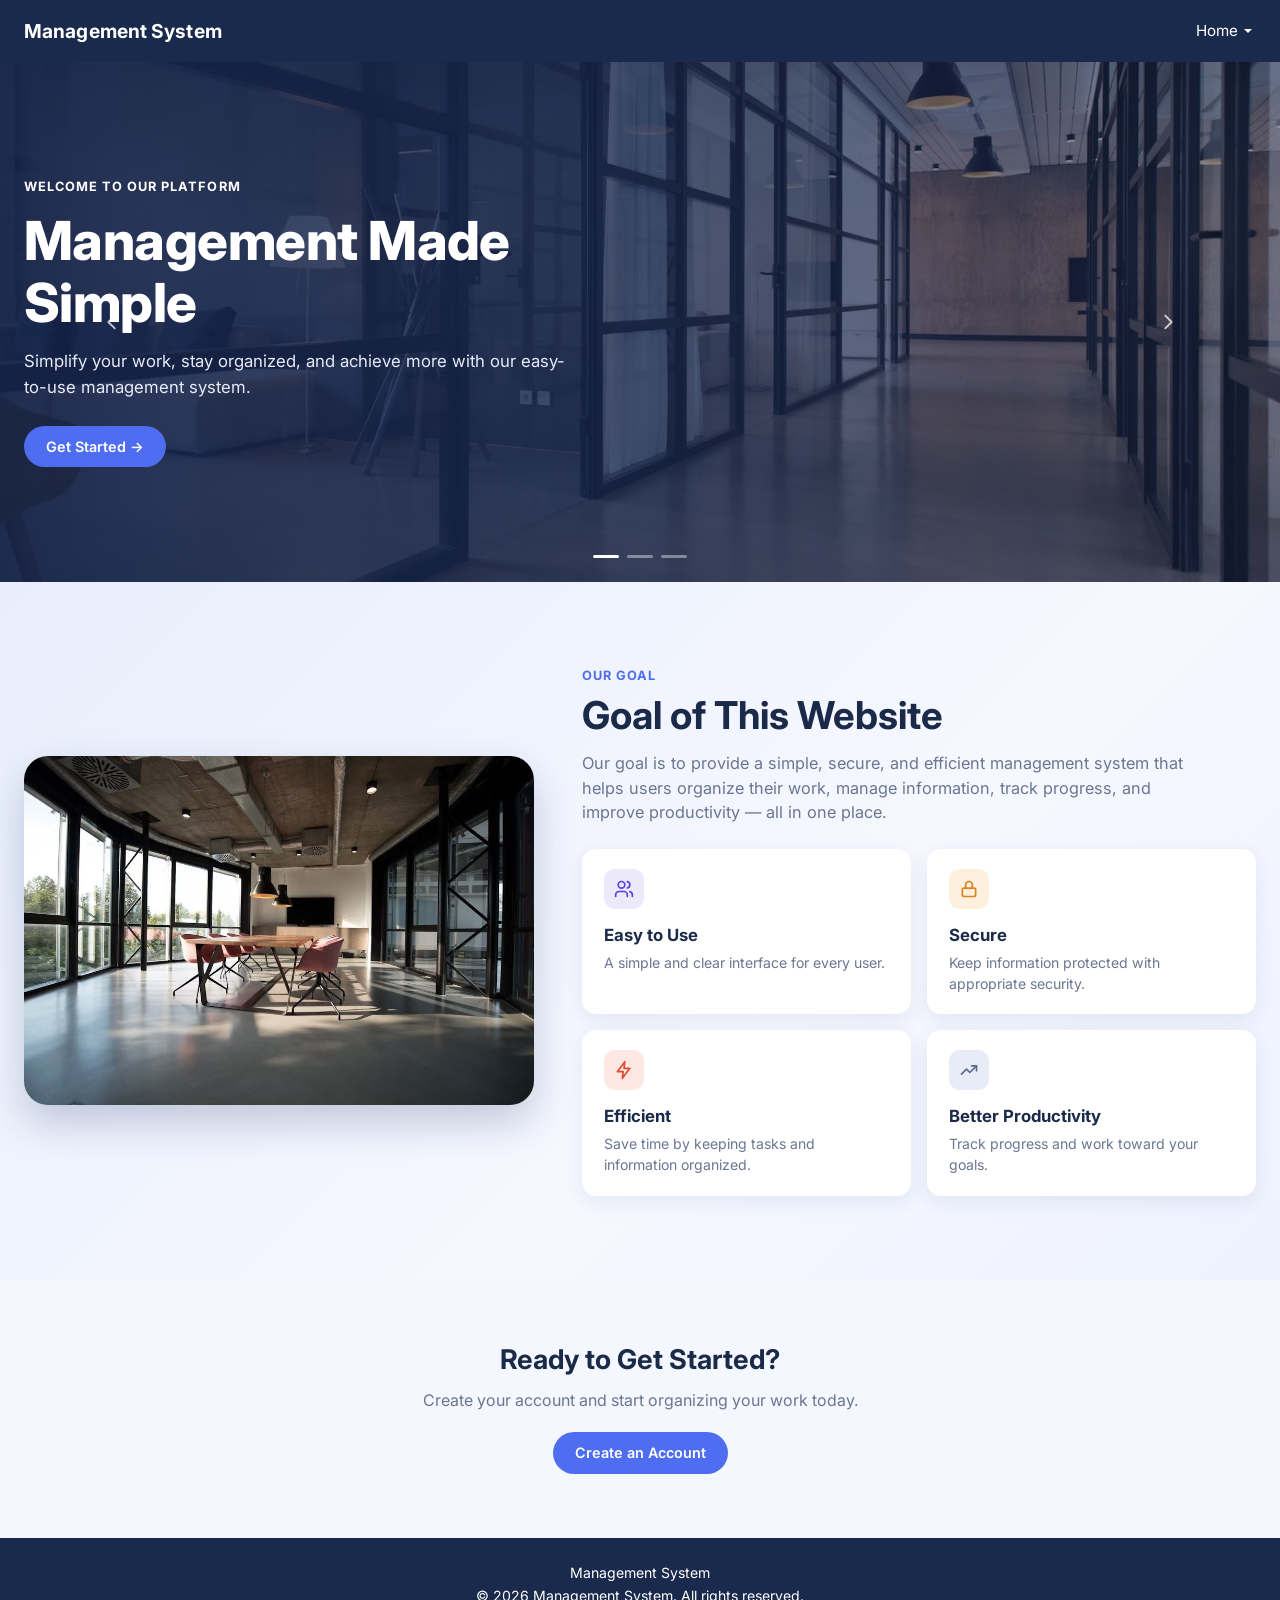
<file: index.html>
<!DOCTYPE html>
<html lang="en">
<head>
  <meta charset="UTF-8">
  <meta name="viewport" content="width=device-width, initial-scale=1">
  <title>Management System</title>
  <link rel="preconnect" href="https://fonts.googleapis.com">
  <link rel="preconnect" href="https://fonts.gstatic.com" crossorigin>
  <link href="https://fonts.googleapis.com/css2?family=Inter:wght@400;500;600;700;800&display=swap" rel="stylesheet">
  <link rel="stylesheet" href="css/style.css">
</head>
<body>

  <header class="site-header">
    <div class="container">
      <a class="brand" href="index.html">Management System</a>
      <nav class="menu" aria-label="Main">
        <button class="menu-toggle" type="button" aria-haspopup="true" aria-expanded="false">Home</button>
        <ul class="menu-list">
          <li><a href="index.html" aria-current="page">Home</a></li>
          <li><a href="home.html">Courses</a></li>
          <li><a href="login.html">Login</a></li>
          <li><a href="register.html">Create account</a></li>
        </ul>
      </nav>
    </div>
  </header>

  <main>
    <!-- Hero carousel -->
    <section class="hero" aria-roledescription="carousel" aria-label="Highlights">
      <article class="slide active">
        <img class="slide-bg" src="images/office-corridor.jpg" alt="" style="object-position: 50% 50%">
        <div class="container">
          <div class="slide-copy">
            <p class="eyebrow">Welcome to our platform</p>
            <h1>Management Made Simple</h1>
            <p class="lead">Simplify your work, stay organized, and achieve more with our easy-to-use management system.</p>
            <a class="btn" href="register.html">Get Started &rarr;</a>
          </div>
        </div>
      </article>

      <article class="slide">
        <img class="slide-bg" src="images/team-laptops.jpg" alt="" style="object-position: 50% 62%">
        <div class="container">
          <div class="slide-copy">
            <p class="eyebrow">Work together</p>
            <h1>Better Team Collaboration</h1>
            <p class="lead">Keep your team connected, organize responsibilities, and manage tasks in one convenient place.</p>
            <a class="btn" href="register.html">Join Us &rarr;</a>
          </div>
        </div>
      </article>

      <article class="slide">
        <img class="slide-bg" src="images/team-planning.jpg" alt="" style="object-position: 50% 40%">
        <div class="container">
          <div class="slide-copy">
            <p class="eyebrow">Work smarter</p>
            <h1>Achieve Your Goals</h1>
            <p class="lead">Track progress, manage information, and improve productivity with a clear and organized workflow.</p>
            <a class="btn" href="login.html">Login Now &rarr;</a>
          </div>
        </div>
      </article>

      <button class="arrow prev" type="button" aria-label="Previous slide">
        <svg viewBox="0 0 24 24" fill="none" stroke="currentColor" stroke-width="2" stroke-linecap="round" stroke-linejoin="round"><path d="M15 5l-7 7 7 7"/></svg>
      </button>
      <button class="arrow next" type="button" aria-label="Next slide">
        <svg viewBox="0 0 24 24" fill="none" stroke="currentColor" stroke-width="2" stroke-linecap="round" stroke-linejoin="round"><path d="M9 5l7 7-7 7"/></svg>
      </button>

      <div class="dots">
        <button class="dot active" type="button" aria-label="Go to slide 1"></button>
        <button class="dot" type="button" aria-label="Go to slide 2"></button>
        <button class="dot" type="button" aria-label="Go to slide 3"></button>
      </div>
    </section>

    <!-- Goal -->
    <section class="goal" id="goal">
      <div class="container">
        <img class="goal-photo" src="images/meeting-room.jpg" alt="Bright meeting room with a wooden table and pink chairs">
        <div>
          <p class="eyebrow">Our goal</p>
          <h2>Goal of This Website</h2>
          <p class="goal-text">Our goal is to provide a simple, secure, and efficient management system that helps users organize their work, manage information, track progress, and improve productivity — all in one place.</p>

          <div class="features">
            <div class="feature">
              <div class="feature-icon tint-violet">
                <svg viewBox="0 0 24 24" fill="none" stroke="currentColor" stroke-width="2" stroke-linecap="round" stroke-linejoin="round"><path d="M16 21v-2a4 4 0 0 0-4-4H6a4 4 0 0 0-4 4v2"/><circle cx="9" cy="7" r="4"/><path d="M22 21v-2a4 4 0 0 0-3-3.87"/><path d="M16 3.13a4 4 0 0 1 0 7.75"/></svg>
              </div>
              <h3>Easy to Use</h3>
              <p>A simple and clear interface for every user.</p>
            </div>
            <div class="feature">
              <div class="feature-icon tint-amber">
                <svg viewBox="0 0 24 24" fill="none" stroke="currentColor" stroke-width="2" stroke-linecap="round" stroke-linejoin="round"><rect x="4" y="11" width="16" height="10" rx="2"/><path d="M8 11V7a4 4 0 0 1 8 0v4"/></svg>
              </div>
              <h3>Secure</h3>
              <p>Keep information protected with appropriate security.</p>
            </div>
            <div class="feature">
              <div class="feature-icon tint-red">
                <svg viewBox="0 0 24 24" fill="none" stroke="currentColor" stroke-width="2" stroke-linecap="round" stroke-linejoin="round"><path d="M13 2L4 14h7l-1 8 9-12h-7l1-8z"/></svg>
              </div>
              <h3>Efficient</h3>
              <p>Save time by keeping tasks and information organized.</p>
            </div>
            <div class="feature">
              <div class="feature-icon tint-slate">
                <svg viewBox="0 0 24 24" fill="none" stroke="currentColor" stroke-width="2" stroke-linecap="round" stroke-linejoin="round"><path d="M3 17l6-6 4 4 8-8"/><path d="M15 7h6v6"/></svg>
              </div>
              <h3>Better Productivity</h3>
              <p>Track progress and work toward your goals.</p>
            </div>
          </div>
        </div>
      </div>
    </section>

    <!-- Call to action -->
    <section class="cta">
      <div class="container">
        <h2>Ready to Get Started?</h2>
        <p>Create your account and start organizing your work today.</p>
        <a class="btn" href="register.html">Create an Account</a>
      </div>
    </section>
  </main>

  <footer class="site-footer">
    <p>Management System</p>
    <p>&copy; 2026 Management System. All rights reserved.</p>
  </footer>

  <script src="js/main.js"></script>
</body>
</html>
</file>
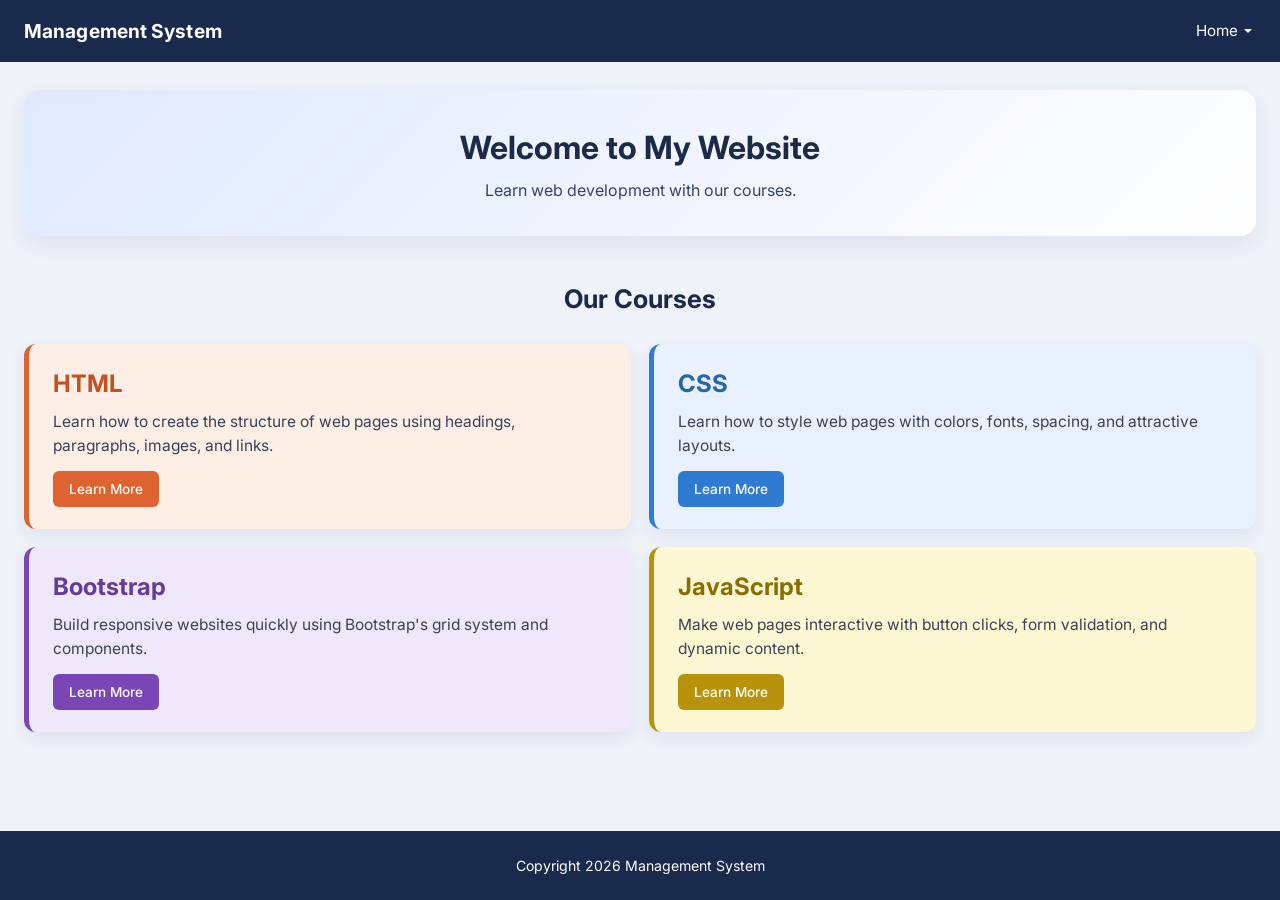
<file: home.html>
<!DOCTYPE html>
<html lang="en">
<head>
  <meta charset="UTF-8">
  <meta name="viewport" content="width=device-width, initial-scale=1">
  <title>Courses · Management System</title>
  <link rel="preconnect" href="https://fonts.googleapis.com">
  <link rel="preconnect" href="https://fonts.gstatic.com" crossorigin>
  <link href="https://fonts.googleapis.com/css2?family=Inter:wght@400;500;600;700;800&display=swap" rel="stylesheet">
  <link rel="stylesheet" href="css/style.css">
</head>
<body>

  <header class="site-header">
    <div class="container">
      <a class="brand" href="index.html">Management System</a>
      <nav class="menu" aria-label="Main">
        <button class="menu-toggle" type="button" aria-haspopup="true" aria-expanded="false">Home</button>
        <ul class="menu-list">
          <li><a href="index.html">Home</a></li>
          <li><a href="home.html" aria-current="page">Courses</a></li>
          <li><a href="login.html">Log out</a></li>
        </ul>
      </nav>
    </div>
  </header>

  <main class="container">
    <section class="welcome">
      <h1>Welcome to My Website</h1>
      <p>Learn web development with our courses.</p>
    </section>

    <section class="courses">
      <h2>Our Courses</h2>
      <div class="course-grid">
        <article class="course html">
          <h3>HTML</h3>
          <p>Learn how to create the structure of web pages using headings, paragraphs, images, and links.</p>
          <button class="btn" type="button">Learn More</button>
        </article>

        <article class="course css">
          <h3>CSS</h3>
          <p>Learn how to style web pages with colors, fonts, spacing, and attractive layouts.</p>
          <button class="btn" type="button">Learn More</button>
        </article>

        <article class="course bs">
          <h3>Bootstrap</h3>
          <p>Build responsive websites quickly using Bootstrap's grid system and components.</p>
          <button class="btn" type="button">Learn More</button>
        </article>

        <article class="course js">
          <h3>JavaScript</h3>
          <p>Make web pages interactive with button clicks, form validation, and dynamic content.</p>
          <button class="btn" type="button">Learn More</button>
        </article>
      </div>
    </section>
  </main>

  <footer class="site-footer">
    <p>Copyright 2026 Management System</p>
  </footer>

  <script src="js/main.js"></script>
</body>
</html>
</file>
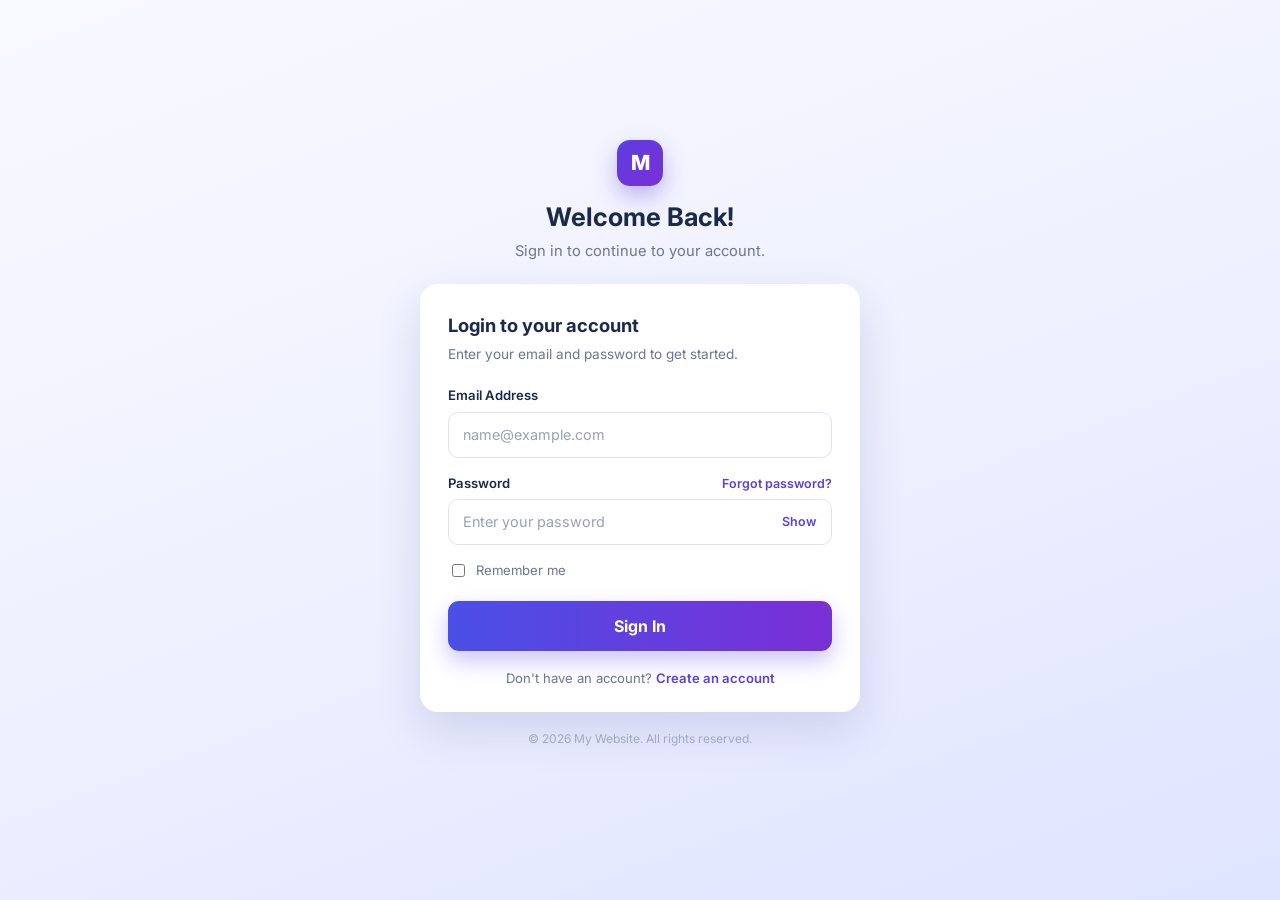
<file: login.html>
<!DOCTYPE html>
<html lang="en">
<head>
  <meta charset="UTF-8">
  <meta name="viewport" content="width=device-width, initial-scale=1">
  <title>Sign in · Management System</title>
  <link rel="preconnect" href="https://fonts.googleapis.com">
  <link rel="preconnect" href="https://fonts.gstatic.com" crossorigin>
  <link href="https://fonts.googleapis.com/css2?family=Inter:wght@400;500;600;700;800&display=swap" rel="stylesheet">
  <link rel="stylesheet" href="css/style.css">
</head>
<body class="auth-body">

  <main class="auth-wrap">
    <a class="logo-mark" href="index.html" aria-label="Management System home">M</a>
    <h1>Welcome Back!</h1>
    <p class="auth-sub">Sign in to continue to your account.</p>

    <section class="auth-card">
      <h2>Login to your account</h2>
      <p class="hint">Enter your email and password to get started.</p>

      <form id="login-form" novalidate>
        <div class="field">
          <div class="label-row"><label for="email">Email Address</label></div>
          <input class="input" id="email" name="email" type="email" placeholder="name@example.com" autocomplete="email" aria-describedby="email-error">
          <p class="error-msg" id="email-error" role="alert"></p>
        </div>

        <div class="field">
          <div class="label-row">
            <label for="password">Password</label>
            <a class="link" href="#" onclick="alert('Password reset isn\'t set up yet.'); return false;">Forgot password?</a>
          </div>
          <div class="input-wrap">
            <input class="input" id="password" name="password" type="password" placeholder="Enter your password" autocomplete="current-password" aria-describedby="password-error">
            <button class="show-btn" type="button" data-target="password" aria-pressed="false">Show</button>
          </div>
          <p class="error-msg" id="password-error" role="alert"></p>
        </div>

        <label class="remember"><input type="checkbox" name="remember"> Remember me</label>

        <button class="btn-primary" type="submit">Sign In</button>
      </form>

      <p class="switch">Don't have an account? <a class="link" href="register.html">Create an account</a></p>
    </section>

    <p class="auth-foot">&copy; 2026 My Website. All rights reserved.</p>
  </main>

  <script src="js/main.js"></script>
</body>
</html>
</file>
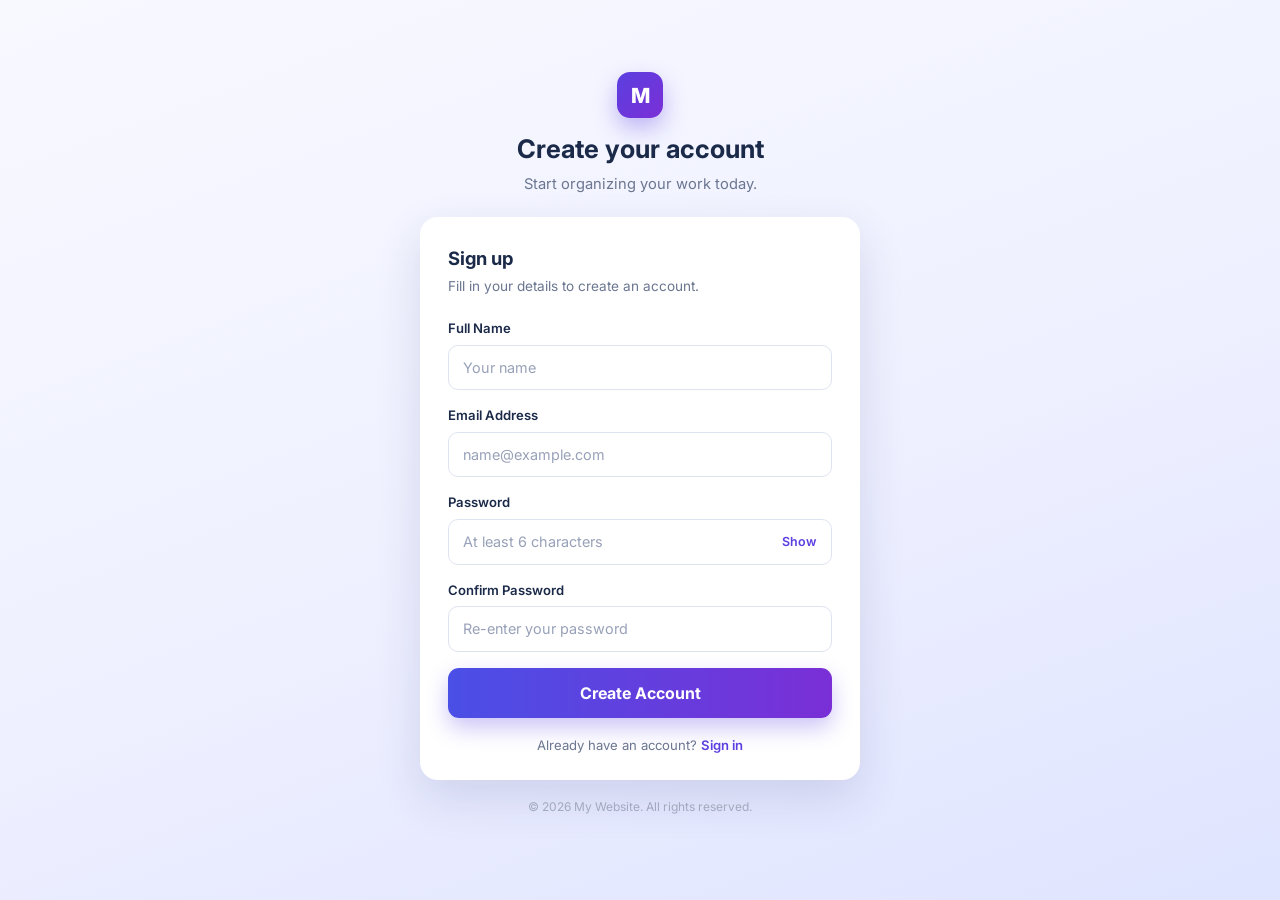
<file: register.html>
<!DOCTYPE html>
<html lang="en">
<head>
  <meta charset="UTF-8">
  <meta name="viewport" content="width=device-width, initial-scale=1">
  <title>Create account · Management System</title>
  <link rel="preconnect" href="https://fonts.googleapis.com">
  <link rel="preconnect" href="https://fonts.gstatic.com" crossorigin>
  <link href="https://fonts.googleapis.com/css2?family=Inter:wght@400;500;600;700;800&display=swap" rel="stylesheet">
  <link rel="stylesheet" href="css/style.css">
</head>
<body class="auth-body">

  <main class="auth-wrap">
    <a class="logo-mark" href="index.html" aria-label="Management System home">M</a>
    <h1>Create your account</h1>
    <p class="auth-sub">Start organizing your work today.</p>

    <section class="auth-card">
      <h2>Sign up</h2>
      <p class="hint">Fill in your details to create an account.</p>

      <form id="register-form" novalidate>
        <div class="field">
          <div class="label-row"><label for="name">Full Name</label></div>
          <input class="input" id="name" name="name" type="text" placeholder="Your name" autocomplete="name">
          <p class="error-msg" id="name-error" role="alert"></p>
        </div>

        <div class="field">
          <div class="label-row"><label for="email">Email Address</label></div>
          <input class="input" id="email" name="email" type="email" placeholder="name@example.com" autocomplete="email">
          <p class="error-msg" id="email-error" role="alert"></p>
        </div>

        <div class="field">
          <div class="label-row"><label for="password">Password</label></div>
          <div class="input-wrap">
            <input class="input" id="password" name="password" type="password" placeholder="At least 6 characters" autocomplete="new-password">
            <button class="show-btn" type="button" data-target="password" aria-pressed="false">Show</button>
          </div>
          <p class="error-msg" id="password-error" role="alert"></p>
        </div>

        <div class="field">
          <div class="label-row"><label for="confirm">Confirm Password</label></div>
          <input class="input" id="confirm" name="confirm" type="password" placeholder="Re-enter your password" autocomplete="new-password">
          <p class="error-msg" id="confirm-error" role="alert"></p>
        </div>

        <button class="btn-primary" type="submit">Create Account</button>
      </form>

      <p class="switch">Already have an account? <a class="link" href="login.html">Sign in</a></p>
    </section>

    <p class="auth-foot">&copy; 2026 My Website. All rights reserved.</p>
  </main>

  <script src="js/main.js"></script>
</body>
</html>
</file>
<file: css/style.css>
/* ==========================================================
   Management System — shared styles
   ========================================================== */
:root {
  --navy: #1a2a4c;
  --navy-deep: #14213d;
  --ink: #1b2a49;
  --muted: #6b7690;
  --blue: #4f6df0;
  --blue-hover: #3f5bdc;
  --violet: #5b3fe0;
  --violet-2: #7a2fd6;
  --page: #eef2f9;
  --page-tint: #e9effd;
  --white: #fff;
  --radius: 14px;
  --container: 1280px;
  --font: "Inter", "Helvetica Neue", Arial, system-ui, sans-serif;
}
*,
*::before,
*::after { box-sizing: border-box; }

html { scroll-behavior: smooth; }
body {
  margin: 0;
  font-family: var(--font);
  color: var(--ink);
  background: var(--page);
  line-height: 1.5;
  -webkit-font-smoothing: antialiased;
}
body:not(.auth-body) {
  display: flex;
  flex-direction: column;
  min-height: 100vh;
}
body:not(.auth-body) > main { flex: 1; }
img { max-width: 100%; display: block; }
a { color: inherit; }

:focus-visible {
  outline: 3px solid #9db0ff;
  outline-offset: 2px;
}
.container {
  width: min(100% - 48px, var(--container));
  margin-inline: auto;
}
/* ---------- Navbar ---------- */
.site-header {
  position: sticky;
  top: 0;
  z-index: 50;
  background: var(--navy);
  color: #fff;
}
.site-header .container {
  display: flex;
  align-items: center;
  justify-content: space-between;
  min-height: 62px;
}
.brand {
  font-weight: 700;
  font-size: 1.2rem;
  text-decoration: none;
  letter-spacing: .1px;
}
.menu { position: relative; }
.menu-toggle {
  display: inline-flex;
  align-items: center;
  gap: 6px;
  padding: 8px 4px;
  background: none;
  border: 0;
  color: #fff;
  font: inherit;
  font-size: .95rem;
  cursor: pointer;
}
.menu-toggle::after {
  content: "";
  border: 4px solid transparent;
  border-top-color: currentColor;
  border-bottom: 0;
  transition: transform .2s ease;
}
.menu-toggle[aria-expanded="true"]::after { transform: rotate(180deg); }
.menu-list {
  position: absolute;
  right: 0;
  top: calc(100% + 6px);
  min-width: 190px;
  margin: 0;
  padding: 6px;
  list-style: none;
  background: #fff;
  border-radius: 12px;
  box-shadow: 0 14px 34px rgba(15, 25, 55, .25);
  opacity: 0;
  visibility: hidden;
  transform: translateY(-6px);
  transition: opacity .18s ease, transform .18s ease, visibility .18s;
}
.menu-list.open {
  opacity: 1;
  visibility: visible;
  transform: none;
}
.menu-list a {
  display: block;
  padding: 10px 14px;
  border-radius: 8px;
  color: var(--ink);
  font-size: .93rem;
  text-decoration: none;
}
.menu-list a:hover,
.menu-list a[aria-current="page"] { background: #edf1ff; color: var(--blue-hover); }

/* ---------- Buttons ---------- */
.btn {
  display: inline-block;
  padding: 10px 22px;
  border: 0;
  border-radius: 999px;
  background: var(--blue);
  color: #fff;
  font: inherit;
  font-size: .9rem;
  font-weight: 600;
  text-decoration: none;
  cursor: pointer;
  transition: background .2s ease, transform .2s ease, box-shadow .2s ease;
}
.btn:hover {
  background: var(--blue-hover);
  box-shadow: 0 8px 20px rgba(79, 109, 240, .35);
}
/* ---------- Hero carousel ---------- */
.hero {
  position: relative;
  height: 520px;
  overflow: hidden;
  background: var(--navy-deep);
  color: #fff;
}
.slide {
  position: absolute;
  inset: 0;
  display: flex;
  align-items: center;
  opacity: 0;
  visibility: hidden;
  transition: opacity .8s ease, visibility .8s;
}
.slide.active { opacity: 1; visibility: visible; }

.slide-bg {
  position: absolute;
  inset: 0;
  width: 100%;
  height: 100%;
  object-fit: cover;
}
.slide::before {
  content: "";
  position: absolute;
  inset: 0;
  z-index: 1;
  background: linear-gradient(90deg, rgba(20, 33, 68, .94) 0%, rgba(24, 40, 80, .78) 42%, rgba(24, 40, 80, .45) 100%);
}

.slide .container { position: relative; z-index: 2; }
.slide-copy { max-width: 620px; }
.eyebrow {
  margin: 0 0 14px;
  font-size: .8rem;
  font-weight: 700;
  letter-spacing: .08em;
  text-transform: uppercase;
}
.slide h1 {
  margin: 0 0 16px;
  font-size: clamp(2.2rem, 4.2vw, 3.5rem);
  line-height: 1.15;
  font-weight: 800;
  letter-spacing: -.01em;
}
.slide p.lead {
  margin: 0 0 26px;
  max-width: 560px;
  font-size: 1.05rem;
  color: #e6ebfa;
}
.arrow {
  position: absolute;
  top: 50%;
  z-index: 5;
  width: 44px;
  height: 44px;
  margin-top: -22px;
  display: grid;
  place-items: center;
  background: none;
  border: 0;
  border-radius: 50%;
  color: rgba(255, 255, 255, .75);
  cursor: pointer;
  transition: background .2s ease, color .2s ease;
}
.arrow:hover { background: rgba(255, 255, 255, .14); color: #fff; }
.arrow.prev { left: clamp(8px, 7vw, 138px); }
.arrow.next { right: clamp(8px, 7vw, 138px); }
.arrow svg { width: 22px; height: 22px; }
.dots {
  position: absolute;
  bottom: 18px;
  left: 50%;
  z-index: 5;
  display: flex;
  gap: 8px;
  transform: translateX(-50%);
}
.dot {
  width: 26px;
  height: 14px;
  padding: 0;
  background: none;
  border: 0;
  cursor: pointer;
  position: relative;
}
.dot::after {
  content: "";
  position: absolute;
  left: 0;
  right: 0;
  top: 5px;
  height: 3px;
  border-radius: 3px;
  background: rgba(255, 255, 255, .4);
  transition: background .25s ease;
}
.dot.active::after { background: #fff; }

/* ---------- Goal section ---------- */
.goal {
  padding: 84px 0;
  background: linear-gradient(135deg, #e8eefc 0%, #f6f8ff 60%, #eef2ff 100%);
}
.goal .container {
  display: grid;
  grid-template-columns: minmax(0, 510px) minmax(0, 1fr);
  gap: 48px;
  align-items: center;
}
.goal-photo {
  width: 100%;
  aspect-ratio: 1.46;
  object-fit: cover;
  border-radius: 24px;
  box-shadow: 0 18px 40px rgba(25, 40, 90, .22);
}
.goal .eyebrow { color: var(--blue); margin-bottom: 8px; }
.goal h2 {
  margin: 0 0 14px;
  font-size: clamp(1.8rem, 3vw, 2.4rem);
  line-height: 1.15;
  color: var(--ink);
}
.goal-text {
  max-width: 62ch;
  margin: 0 0 24px;
  color: var(--muted);
  font-size: 1.02rem;
}
.features {
  display: grid;
  grid-template-columns: repeat(2, minmax(0, 1fr));
  gap: 16px;
  max-width: 740px;
}
.feature {
  padding: 20px 22px;
  background: #fff;
  border-radius: var(--radius);
  box-shadow: 0 6px 20px rgba(30, 50, 100, .08);
}
.feature-icon {
  display: grid;
  place-items: center;
  width: 40px;
  height: 40px;
  margin-bottom: 14px;
  border-radius: 11px;
}
.feature-icon svg { width: 20px; height: 20px; }
.feature h3 { margin: 0 0 4px; font-size: 1.05rem; color: var(--ink); }
.feature p { margin: 0; font-size: .88rem; color: var(--muted); }
.tint-violet { background: #ece9fb; color: #5b3fe0; }
.tint-amber  { background: #fdf0dc; color: #d9831f; }
.tint-red    { background: #fde8e4; color: #e0492f; }
.tint-slate  { background: #e8ecf6; color: #5a6b94; }

/* ---------- CTA ---------- */
.cta {
  padding: 60px 0 64px;
  background: #f4f7fd;
  text-align: center;
}
.cta h2 { margin: 0 0 8px; font-size: 1.7rem; color: var(--ink); }
.cta p { margin: 0 0 20px; color: var(--muted); }

/* ---------- Footer ---------- */
.site-footer {
  padding: 22px 0;
  background: var(--navy);
  color: #fff;
  text-align: center;
  font-size: .88rem;
}
.site-footer p { margin: 2px 0; }

/* ---------- Courses (home) page ---------- */
.welcome {
  margin: 28px 0 0;
  padding: 34px 24px;
  text-align: center;
  background: linear-gradient(135deg, #e0e9ff 0%, #ffffff 100%);
  border-radius: 16px;
  box-shadow: 0 8px 22px rgba(30, 50, 100, .08);
}
.welcome h1 { margin: 0 0 6px; font-size: 2rem; color: var(--ink); }
.welcome p { margin: 0; color: #35456a; }
.courses h2 {
  margin: 44px 0 26px;
  text-align: center;
  font-size: 1.6rem;
  color: var(--ink);
}
.course-grid {
  display: grid;
  grid-template-columns: repeat(2, minmax(0, 1fr));
  gap: 18px;
  padding-bottom: 56px;
}
.course {
  display: flex;
  flex-direction: column;
  align-items: flex-start;
  gap: 8px;
  padding: 22px 24px;
  border-left: 5px solid var(--accent);
  border-radius: 12px;
  background: var(--soft);
  box-shadow: 0 6px 16px rgba(30, 50, 100, .08);
  transition: transform .2s ease, box-shadow .2s ease;
}
.course:hover {
  transform: translateY(-3px);
  box-shadow: 0 12px 26px rgba(30, 50, 100, .14);
}
.course h3 { margin: 0; font-size: 1.5rem; color: var(--ink-c); }
.course p { margin: 0 0 6px; font-size: .97rem; color: #3a4258; max-width: 52ch; }
.course .btn {
  margin-top: auto;
  padding: 8px 16px;
  border-radius: 6px;
  background: var(--accent);
  font-size: .85rem;
  font-weight: 500;
}
.course .btn:hover { background: var(--accent); filter: brightness(.9); box-shadow: none; }
.course.html { --accent: #de6330; --soft: #fdeee6; --ink-c: #c4521f; }
.course.css  { --accent: #2f7bd1; --soft: #e8f1fd; --ink-c: #2565ab; }
.course.bs   { --accent: #7a45b4; --soft: #efe8fb; --ink-c: #653a99; }
.course.js   { --accent: #b8920a; --soft: #fdf8d3; --ink-c: #8a6c00; }

/* ---------- Auth pages (login / register) ---------- */
.auth-body {
  min-height: 100vh;
  display: grid;
  place-items: center;
  padding: 32px 16px;
  background: linear-gradient(160deg, #f8f9ff 0%, #eef0ff 55%, #dfe4ff 100%);
}
.auth-wrap { width: min(100%, 440px); text-align: center; }
.logo-mark {
  display: grid;
  place-items: center;
  width: 46px;
  height: 46px;
  margin: 0 auto 12px;
  border-radius: 13px;
  background: linear-gradient(135deg, var(--violet), var(--violet-2));
  color: #fff;
  font-weight: 800;
  font-size: 1.3rem;
  text-decoration: none;
  box-shadow: 0 10px 22px rgba(91, 63, 224, .35);
}
.auth-wrap h1 { margin: 0 0 4px; font-size: 1.6rem; }
.auth-sub { margin: 0 0 22px; color: var(--muted); font-size: .92rem; }
.auth-card {
  padding: 28px 28px 24px;
  text-align: left;
  background: #fff;
  border-radius: 18px;
  box-shadow: 0 18px 46px rgba(40, 50, 120, .14);
}
.auth-card h2 { margin: 0 0 4px; font-size: 1.15rem; }
.auth-card .hint { margin: 0 0 22px; color: var(--muted); font-size: .85rem; }
.field { margin-bottom: 16px; }
.label-row {
  display: flex;
  justify-content: space-between;
  align-items: baseline;
  margin-bottom: 6px;
}
.field label { font-size: .82rem; font-weight: 600; }
.link {
  color: var(--violet);
  font-size: .78rem;
  font-weight: 600;
  text-decoration: none;
}
.link:hover { text-decoration: underline; }
.input-wrap { position: relative; }
.input {
  width: 100%;
  padding: 11px 14px;
  background: #fff;
  border: 1.5px solid #dfe3f0;
  border-radius: 10px;
  color: var(--ink);
  font: inherit;
  font-size: .9rem;
  transition: border-color .2s ease, box-shadow .2s ease;
}
.input::placeholder { color: #98a1b8; }
.input:focus {
  outline: none;
  border-color: var(--violet);
  box-shadow: 0 0 0 4px rgba(91, 63, 224, .14);
}
.input[aria-invalid="true"] { border-color: #d94a3a; }
.input-wrap .input { padding-right: 58px; }
.show-btn {
  position: absolute;
  right: 12px;
  top: 50%;
  transform: translateY(-50%);
  padding: 4px;
  background: none;
  border: 0;
  color: var(--violet);
  font: inherit;
  font-size: .78rem;
  font-weight: 600;
  cursor: pointer;
}
.error-msg {
  min-height: 0;
  margin: 6px 0 0;
  color: #c93a2b;
  font-size: .78rem;
}
.remember {
  display: flex;
  align-items: center;
  gap: 8px;
  margin: 2px 0 20px;
  color: var(--muted);
  font-size: .82rem;
}
.btn-primary {
  width: 100%;
  padding: 13px;
  border: 0;
  border-radius: 11px;
  background: linear-gradient(90deg, #4a4fe6, #7a2fd6);
  color: #fff;
  font: inherit;
  font-weight: 700;
  cursor: pointer;
  box-shadow: 0 10px 22px rgba(91, 63, 224, .3);
  transition: filter .2s ease, transform .2s ease;
}
.btn-primary:hover { filter: brightness(1.08); transform: translateY(-1px); }
.switch { margin: 18px 0 0; text-align: center; color: var(--muted); font-size: .82rem; }
.switch .link { font-size: .82rem; }
.auth-foot { margin-top: 18px; color: #a2a9bd; font-size: .75rem; }

/* ---------- Responsive ---------- */
@media (max-width: 900px) {
  .goal .container { grid-template-columns: 1fr; gap: 32px; }
  .goal-photo { max-height: 340px; }
  .hero { height: 480px; }
  .arrow { display: none; }
}
@media (max-width: 620px) {
  .features,
  .course-grid { grid-template-columns: 1fr; }
  .hero { height: 460px; }
  .goal { padding: 56px 0; }
  .auth-card { padding: 24px 20px 20px; }
}
@media (prefers-reduced-motion: reduce) {
  * { transition: none !important; scroll-behavior: auto !important; }
}
</file>
